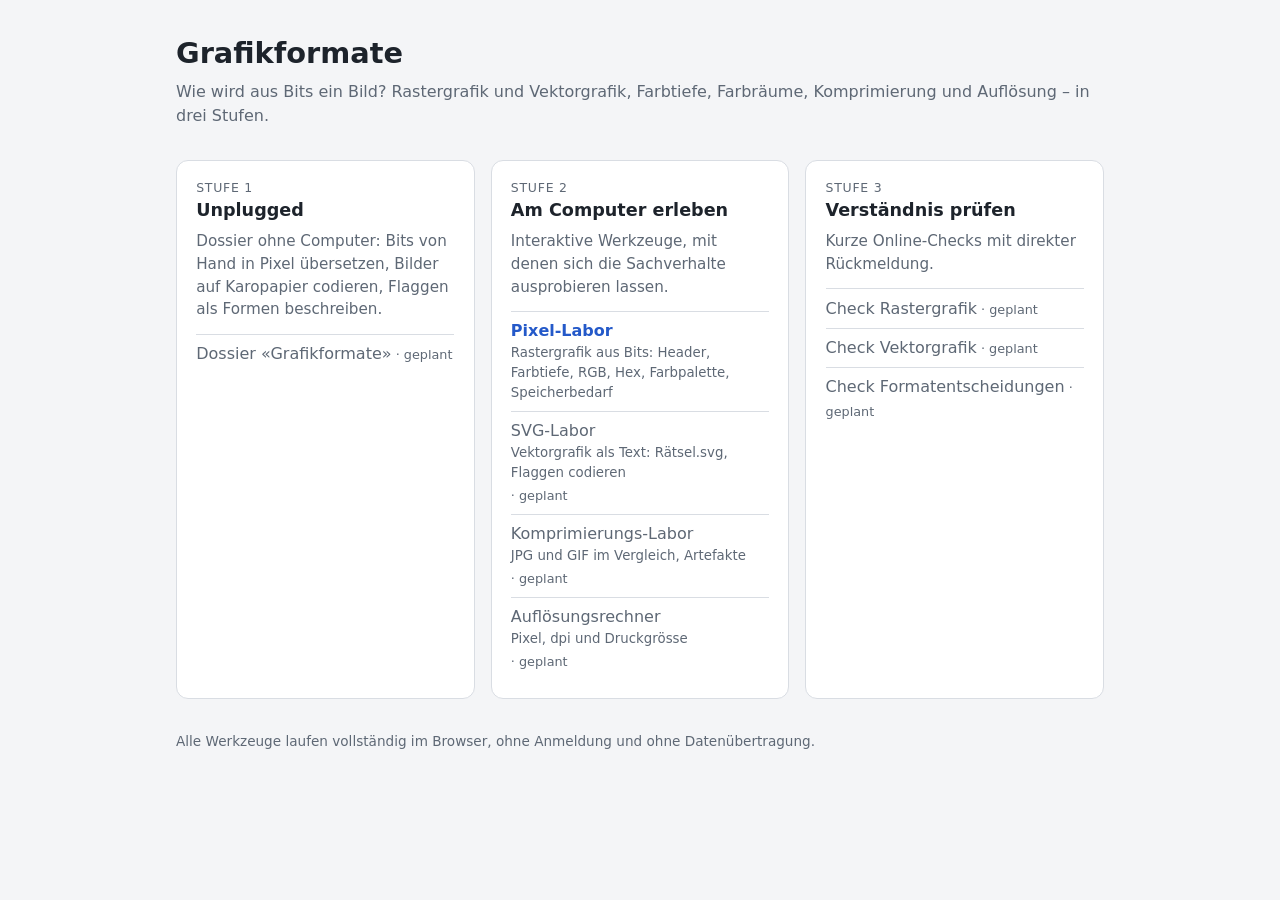
<file: index.html>
<!doctype html>
<html lang="de-CH">
<head>
<meta charset="utf-8">
<meta name="viewport" content="width=device-width, initial-scale=1">
<title>Grafikformate</title>
<meta name="description" content="Lernmaterial zu Raster- und Vektorgrafik: unplugged, interaktive Werkzeuge und Online-Checks.">
<style>
  :root { --bg:#f4f5f7; --card:#fff; --ink:#1d232b; --muted:#5e6875; --line:#d9dde3; --accent:#2459c9; color-scheme: light; }
  @media (prefers-color-scheme: dark) {
    :root { --bg:#14171c; --card:#1d2229; --ink:#e7eaee; --muted:#9aa4b1; --line:#333b45; --accent:#6c9cff; color-scheme: dark; }
  }
  * { box-sizing: border-box; }
  body { margin:0; background:var(--bg); color:var(--ink); font:16px/1.5 system-ui, -apple-system, "Segoe UI", Roboto, sans-serif; }
  main { max-width: 60rem; margin: 0 auto; padding: 2rem 1rem 3rem; }
  h1 { margin: 0 0 .3rem; font-size: 1.8rem; }
  .lead { color: var(--muted); margin: 0 0 2rem; }
  .stages { display: grid; grid-template-columns: repeat(auto-fit, minmax(16rem, 1fr)); gap: 1rem; }
  .stage { background: var(--card); border: 1px solid var(--line); border-radius: 12px; padding: 1.1rem 1.2rem; }
  .stage h2 { margin: 0 0 .2rem; font-size: 1.1rem; }
  .stage .kicker { font-size: .78rem; text-transform: uppercase; letter-spacing: .06em; color: var(--muted); }
  .stage p { margin: .4rem 0 .8rem; color: var(--muted); font-size: .95rem; }
  ul { list-style: none; padding: 0; margin: 0; }
  li { padding: .45rem 0; border-top: 1px solid var(--line); }
  a { color: var(--accent); font-weight: 600; text-decoration: none; }
  a:hover { text-decoration: underline; }
  .soon { color: var(--muted); }
  .soon::after { content: " · geplant"; font-size: .8rem; }
  small { display: block; color: var(--muted); font-weight: 400; }
  footer { color: var(--muted); font-size: .85rem; margin-top: 2rem; }
</style>
</head>
<body>
<main>
  <h1>Grafikformate</h1>
  <p class="lead">Wie wird aus Bits ein Bild? Rastergrafik und Vektorgrafik, Farbtiefe, Farbräume, Komprimierung und Auflösung – in drei Stufen.</p>

  <div class="stages">
    <section class="stage">
      <div class="kicker">Stufe 1</div>
      <h2>Unplugged</h2>
      <p>Dossier ohne Computer: Bits von Hand in Pixel übersetzen, Bilder auf Karopapier codieren, Flaggen als Formen beschreiben.</p>
      <ul>
        <li class="soon">Dossier «Grafikformate»</li>
      </ul>
    </section>

    <section class="stage">
      <div class="kicker">Stufe 2</div>
      <h2>Am Computer erleben</h2>
      <p>Interaktive Werkzeuge, mit denen sich die Sachverhalte ausprobieren lassen.</p>
      <ul>
        <li><a href="pixel/">Pixel-Labor</a><small>Rastergrafik aus Bits: Header, Farbtiefe, RGB, Hex, Farbpalette, Speicherbedarf</small></li>
        <li class="soon">SVG-Labor<small>Vektorgrafik als Text: Rätsel.svg, Flaggen codieren</small></li>
        <li class="soon">Komprimierungs-Labor<small>JPG und GIF im Vergleich, Artefakte</small></li>
        <li class="soon">Auflösungsrechner<small>Pixel, dpi und Druckgrösse</small></li>
      </ul>
    </section>

    <section class="stage">
      <div class="kicker">Stufe 3</div>
      <h2>Verständnis prüfen</h2>
      <p>Kurze Online-Checks mit direkter Rückmeldung.</p>
      <ul>
        <li class="soon">Check Rastergrafik</li>
        <li class="soon">Check Vektorgrafik</li>
        <li class="soon">Check Formatentscheidungen</li>
      </ul>
    </section>
  </div>

  <footer>Alle Werkzeuge laufen vollständig im Browser, ohne Anmeldung und ohne Datenübertragung.</footer>
</main>
</body>
</html>
</file>
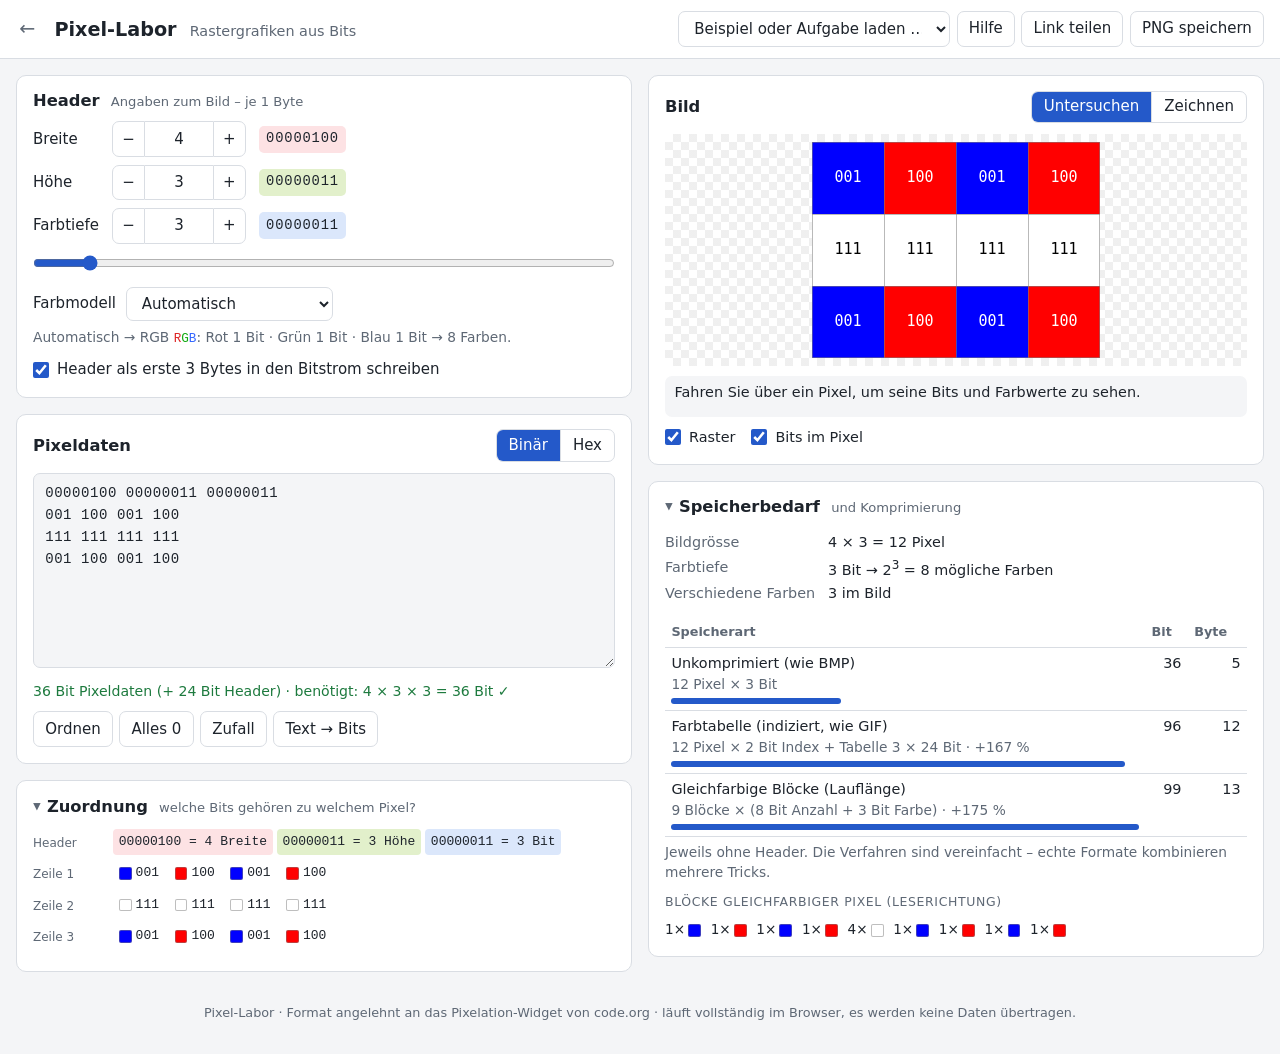
<file: pixel/index.html>
<!doctype html>
<html lang="de-CH">
<head>
<meta charset="utf-8">
<meta name="viewport" content="width=device-width, initial-scale=1">
<title>Pixel-Labor</title>
<meta name="description" content="Rastergrafiken aus Bits erzeugen und untersuchen: Breite, Höhe, Farbtiefe, RGB, Hexadezimal, Farbpalette und Speicherbedarf.">
<link rel="stylesheet" href="pixel.css">
</head>
<body>

<header class="topbar">
  <a class="home" href="../" title="Zur Übersicht">←</a>
  <h1>Pixel-Labor <span>Rastergrafiken aus Bits</span></h1>
  <div class="top-actions">
    <label class="visually-hidden" for="preset">Beispiel oder Aufgabe laden</label>
    <select id="preset"></select>
    <button id="btn-help" type="button">Hilfe</button>
    <button id="btn-share" type="button">Link teilen</button>
    <button id="btn-png" type="button">PNG speichern</button>
  </div>
</header>

<section id="task" class="task" hidden>
  <div class="task-text">
    <h2 id="task-title"></h2>
    <div id="task-body"></div>
  </div>
  <div class="task-target" id="task-target-wrap" hidden>
    <div class="mini-label">Zielbild</div>
    <canvas id="target-canvas"></canvas>
    <div id="task-check" class="check"></div>
  </div>
  <button class="icon-btn task-close" id="task-close" type="button" title="Aufgabe schliessen">×</button>
</section>

<main class="layout">
  <!-- linke Spalte: Datei-Inhalt -->
  <div class="col">
    <section class="card">
      <h2>Header <small>Angaben zum Bild – je 1 Byte</small></h2>
      <div class="hdr-grid">
        <label for="in-w">Breite</label>
        <div class="stepper" data-for="in-w">
          <button type="button" data-step="-1" aria-label="Breite verkleinern">−</button>
          <input id="in-w" type="number" min="1" max="255" inputmode="numeric">
          <button type="button" data-step="1" aria-label="Breite vergrössern">+</button>
        </div>
        <code class="byte" id="byte-w"></code>

        <label for="in-h">Höhe</label>
        <div class="stepper" data-for="in-h">
          <button type="button" data-step="-1" aria-label="Höhe verkleinern">−</button>
          <input id="in-h" type="number" min="1" max="255" inputmode="numeric">
          <button type="button" data-step="1" aria-label="Höhe vergrössern">+</button>
        </div>
        <code class="byte" id="byte-h"></code>

        <label for="in-b">Farbtiefe</label>
        <div class="stepper" data-for="in-b">
          <button type="button" data-step="-1" aria-label="Farbtiefe verkleinern">−</button>
          <input id="in-b" type="number" min="1" max="24" inputmode="numeric">
          <button type="button" data-step="1" aria-label="Farbtiefe vergrössern">+</button>
        </div>
        <code class="byte" id="byte-b"></code>
      </div>
      <input id="rng-b" class="bpp-range" type="range" min="1" max="24" aria-label="Farbtiefe (Bit pro Pixel)">
      <div class="row">
        <label for="sel-model">Farbmodell</label>
        <select id="sel-model">
          <option value="auto">Automatisch</option>
          <option value="gray">Graustufen</option>
          <option value="rgb">RGB</option>
          <option value="palette">Farbpalette (indiziert)</option>
        </select>
      </div>
      <p class="hint" id="model-info"></p>
      <label class="switch">
        <input type="checkbox" id="chk-header">
        <span>Header als erste 3 Bytes in den Bitstrom schreiben</span>
      </label>
    </section>

    <section class="card">
      <div class="card-head">
        <h2>Pixeldaten</h2>
        <div class="seg" role="radiogroup" aria-label="Darstellung" id="seg-view">
          <button type="button" role="radio" data-view="bin">Binär</button>
          <button type="button" role="radio" data-view="hex">Hex</button>
        </div>
      </div>
      <textarea id="bits" wrap="off" spellcheck="false" autocomplete="off" autocapitalize="off" rows="8" aria-label="Bitfolge"></textarea>
      <div class="status" id="bits-status"></div>
      <div class="btn-row">
        <button type="button" id="btn-format" title="Bits nach Pixeln und Zeilen gruppieren">Ordnen</button>
        <button type="button" id="btn-zero" title="Alle Pixel auf 0 setzen">Alles 0</button>
        <button type="button" id="btn-random" title="Zufällige Bits erzeugen">Zufall</button>
        <button type="button" id="btn-text" title="Text in ASCII-Bits umwandeln">Text → Bits</button>
      </div>
    </section>

    <details class="card" id="card-map" open>
      <summary><h2>Zuordnung <small>welche Bits gehören zu welchem Pixel?</small></h2></summary>
      <div id="bitmap" class="bitmap"></div>
    </details>
  </div>

  <!-- rechte Spalte: Bild -->
  <div class="col">
    <section class="card" id="card-image">
      <div class="card-head">
        <h2>Bild</h2>
        <div class="seg" role="radiogroup" aria-label="Werkzeug" id="seg-tool">
          <button type="button" role="radio" data-tool="inspect">Untersuchen</button>
          <button type="button" role="radio" data-tool="draw">Zeichnen</button>
        </div>
      </div>
      <div class="canvas-wrap" id="canvas-wrap">
        <canvas id="canvas"></canvas>
        <div class="cover" id="cover" hidden>
          <p><strong>Bild verdeckt.</strong><br>Entschlüsseln Sie die Bits zuerst von Hand.</p>
          <button type="button" id="btn-reveal" class="primary">Bild aufdecken</button>
        </div>
      </div>
      <div class="info" id="hover-info" aria-live="polite"></div>
      <div class="btn-row options">
        <label class="switch small"><input type="checkbox" id="chk-grid" checked><span>Raster</span></label>
        <label class="switch small"><input type="checkbox" id="chk-labels"><span>Bits im Pixel</span></label>
      </div>
      <div id="draw-panel" class="draw-panel" hidden>
        <div class="row">
          <label for="draw-color">Farbe</label>
          <input type="color" id="draw-color" value="#ff0000">
          <span class="swatch big" id="draw-quant"></span>
          <code id="draw-bits"></code>
        </div>
        <div class="swatches" id="swatches"></div>
      </div>
    </section>

    <section class="card" id="card-palette" hidden>
      <h2>Farbtabelle <small>Index → Farbe</small></h2>
      <div class="palette" id="palette"></div>
      <div class="btn-row"><button type="button" id="btn-pal-reset">Standardfarben</button></div>
    </section>

    <details class="card" id="card-analysis" open>
      <summary><h2>Speicherbedarf <small>und Komprimierung</small></h2></summary>
      <div id="analysis"></div>
    </details>
  </div>
</main>

<footer class="foot">
  Pixel-Labor · Format angelehnt an das Pixelation-Widget von code.org · läuft vollständig im Browser, es werden keine Daten übertragen.
</footer>

<!-- Dialoge -->
<dialog id="dlg-help" class="dlg">
  <form method="dialog"><button class="icon-btn dlg-close" aria-label="Schliessen">×</button></form>
  <h2>So funktioniert das Pixel-Labor</h2>
  <div class="fmt">
    <div class="fmt-cell h">Breite<br><small>1 Byte</small></div>
    <div class="fmt-cell h">Höhe<br><small>1 Byte</small></div>
    <div class="fmt-cell h">Farbtiefe<br><small>1 Byte</small></div>
    <div class="fmt-cell d">Pixeldaten<br><small>Breite × Höhe × Farbtiefe Bits</small></div>
  </div>
  <p>Eine Rastergrafik ist nur eine lange Folge von Bits. Der kurze <b>Header</b> sagt, wie die Bits zu lesen sind: wie breit und hoch das Bild ist und wie viele Bits zu einem Pixel gehören (<b>Farbtiefe</b>). Danach folgen die Pixel – von links oben nach rechts unten, Zeile für Zeile, so wie man liest.</p>
  <h3>Farbmodelle</h3>
  <ul>
    <li><b>Graustufen:</b> Der Wert eines Pixels ist seine Helligkeit. Bei 1 Bit gilt 0 = schwarz, 1 = weiss.</li>
    <li><b>RGB:</b> Die Bits eines Pixels werden auf Rot, Grün und Blau verteilt (z.B. 3 Bit: <code>R G B</code>, 24 Bit: 8 Bit pro Kanal). Ist die Farbtiefe nicht durch 3 teilbar, erhält Grün (und dann Rot) ein Bit mehr.</li>
    <li><b>Automatisch:</b> 1–2 Bit Graustufen, ab 3 Bit RGB.</li>
    <li><b>Farbpalette:</b> Das Pixel speichert nur die Nummer (den Index) einer Farbe in einer Tabelle – so macht es das GIF-Format.</li>
  </ul>
  <h3>Bedienung</h3>
  <ul>
    <li>Bits können direkt eingetippt oder eingefügt werden. Leerzeichen und Zeilenumbrüche werden ignoriert.</li>
    <li>In der <b>Hex</b>-Ansicht steht jede Ziffer für 4 Bits (<code>F</code> = <code>1111</code>).</li>
    <li>Fahren Sie über ein Pixel, um seine Bits und Farbwerte zu sehen. Mit <b>Zeichnen</b> lassen sich Pixel einfärben – die Bits ändern sich mit.</li>
    <li>Schraffierte Pixel haben (noch) keine Daten: Es fehlen Bits.</li>
    <li><b>Link teilen</b> speichert das aktuelle Bild in einem Link. Lehrpersonen können daraus eine Aufgabe mit Zielbild machen.</li>
  </ul>
</dialog>

<dialog id="dlg-text" class="dlg">
  <form method="dialog"><button class="icon-btn dlg-close" aria-label="Schliessen">×</button></form>
  <h2>Text → Bits</h2>
  <p>Jedes Zeichen wird mit seinem ASCII-Code (8 Bit) gespeichert. Umlaute benötigen in UTF-8 zwei Bytes.</p>
  <input type="text" id="text-in" placeholder="z.B. Ihr Vorname" autocomplete="off">
  <div class="ascii" id="text-table"></div>
  <div class="btn-row">
    <button type="button" id="btn-text-replace" class="primary">Bits übernehmen</button>
    <button type="button" id="btn-text-append">Anhängen</button>
  </div>
</dialog>

<dialog id="dlg-share" class="dlg wide">
  <form method="dialog"><button class="icon-btn dlg-close" aria-label="Schliessen">×</button></form>
  <h2>Link teilen</h2>
  <p>Der Link enthält das ganze Bild. Wer ihn öffnet, sieht genau diesen Zustand.</p>
  <label class="switch"><input type="checkbox" id="sh-reveal"><span>Rätsel: Bild zuerst verdecken (nur die Bits sind sichtbar)</span></label>
  <details id="sh-task-box">
    <summary>Als Aufgabe einrichten (für Lehrpersonen)</summary>
    <div class="share-grid">
      <label for="sh-title">Titel</label>
      <input type="text" id="sh-title" placeholder="z.B. Flagge codieren">
      <label for="sh-text">Aufgabentext</label>
      <textarea id="sh-text" rows="4" placeholder="Zeilenumbrüche bleiben erhalten. **fett** ist möglich."></textarea>
    </div>
    <label class="switch"><input type="checkbox" id="sh-target"><span>Aktuelles Bild als <b>Zielbild</b> verwenden (Lösung wird automatisch geprüft)</span></label>
    <label class="switch"><input type="checkbox" id="sh-empty"><span>Ohne Pixeldaten starten (Lernende tragen die Bits selbst ein)</span></label>
    <fieldset>
      <legend>Für Lernende sperren</legend>
      <label class="switch small"><input type="checkbox" data-lock="size"><span>Breite/Höhe</span></label>
      <label class="switch small"><input type="checkbox" data-lock="bpp"><span>Farbtiefe</span></label>
      <label class="switch small"><input type="checkbox" data-lock="model"><span>Farbmodell</span></label>
      <label class="switch small"><input type="checkbox" data-lock="header"><span>Header-Option</span></label>
      <label class="switch small"><input type="checkbox" data-lock="view"><span>Binär/Hex-Umschaltung</span></label>
      <label class="switch small"><input type="checkbox" data-lock="draw"><span>Zeichnen</span></label>
      <label class="switch small"><input type="checkbox" data-lock="map"><span>Zuordnung</span></label>
      <label class="switch small"><input type="checkbox" data-lock="analysis"><span>Speicherbedarf</span></label>
    </fieldset>
  </details>
  <div class="link-row">
    <input type="text" id="sh-url" readonly aria-label="Link">
    <button type="button" id="sh-copy" class="primary">Kopieren</button>
    <a id="sh-open" href="#" target="_blank" rel="noopener">Öffnen</a>
  </div>
  <p class="hint" id="sh-note"></p>
</dialog>

<script src="presets.js"></script>
<script src="pixel.js"></script>
</body>
</html>
</file>
<file: pixel/pixel.css>
:root {
  --bg: #f4f5f7;
  --card: #ffffff;
  --ink: #1d232b;
  --muted: #5e6875;
  --line: #d9dde3;
  --accent: #2459c9;
  --accent-ink: #ffffff;
  --accent-soft: #e6edfb;
  --ok: #1d7a3e;
  --ok-soft: #e3f4e8;
  --warn: #9a5b00;
  --warn-soft: #fdf1dc;
  --bad: #b3261e;
  --hdr-w: #fde2e4;
  --hdr-h: #e2f0cb;
  --hdr-b: #dbe7fb;
  --mono: ui-monospace, "SF Mono", "Cascadia Mono", Consolas, "Liberation Mono", monospace;
  --radius: 10px;
  color-scheme: light;
}
@media (prefers-color-scheme: dark) {
  :root {
    --bg: #14171c;
    --card: #1d2229;
    --ink: #e7eaee;
    --muted: #9aa4b1;
    --line: #333b45;
    --accent: #6c9cff;
    --accent-ink: #0d1320;
    --accent-soft: #24324d;
    --ok: #6fd391;
    --ok-soft: #1c3426;
    --warn: #f0b860;
    --warn-soft: #3a2d17;
    --bad: #ff8a80;
    --hdr-w: #4a2a2e;
    --hdr-h: #34421f;
    --hdr-b: #263a5a;
    color-scheme: dark;
  }
}

* { box-sizing: border-box; }
html { -webkit-text-size-adjust: 100%; }
body {
  margin: 0;
  background: var(--bg);
  color: var(--ink);
  font: 15px/1.45 system-ui, -apple-system, "Segoe UI", Roboto, sans-serif;
}
button, input, select, textarea { font: inherit; color: inherit; }
code { font-family: var(--mono); font-size: .92em; }
h1, h2, h3 { margin: 0; line-height: 1.2; }
h2 { font-size: 1.02rem; }
h2 small { font-weight: 400; color: var(--muted); font-size: .82rem; margin-left: .35rem; }
.visually-hidden { position: absolute; width: 1px; height: 1px; overflow: hidden; clip: rect(0 0 0 0); white-space: nowrap; }
[hidden] { display: none !important; }

/* Kopfzeile */
.topbar {
  display: flex; flex-wrap: wrap; align-items: center; gap: .6rem 1rem;
  padding: .7rem 1rem; background: var(--card); border-bottom: 1px solid var(--line);
  position: sticky; top: 0; z-index: 10;
}
.topbar h1 { font-size: 1.2rem; flex: 1 1 auto; }
.topbar h1 span { font-weight: 400; color: var(--muted); font-size: .9rem; margin-left: .4rem; }
.home { text-decoration: none; color: var(--muted); font-size: 1.2rem; padding: 0 .2rem; }
.top-actions { display: flex; flex-wrap: wrap; gap: .4rem; }
.top-actions select { max-width: 17rem; }

button, select, input[type=text], input[type=number] {
  border: 1px solid var(--line); border-radius: 7px; background: var(--card);
  padding: .38rem .7rem; min-height: 2.1rem;
}
button { cursor: pointer; }
button:hover:not(:disabled) { border-color: var(--accent); }
button:disabled, select:disabled, input:disabled { opacity: .45; cursor: not-allowed; }
button.primary { background: var(--accent); color: var(--accent-ink); border-color: var(--accent); }
:focus-visible { outline: 2px solid var(--accent); outline-offset: 2px; }
.icon-btn { border: 0; background: transparent; font-size: 1.4rem; line-height: 1; padding: .2rem .5rem; color: var(--muted); }

/* Aufgabe */
.task {
  position: relative; display: flex; flex-wrap: wrap; gap: 1rem 1.5rem;
  margin: 1rem auto 0; max-width: 1280px; padding: 1rem 3rem 1rem 1.2rem;
  background: var(--accent-soft); border: 1px solid var(--accent); border-radius: var(--radius);
}
.task-text { flex: 1 1 22rem; }
.task-text h2 { font-size: 1.1rem; margin-bottom: .4rem; }
.task-text p { margin: .3rem 0; }
.task-target { flex: 0 0 auto; text-align: center; }
.task-target canvas { display: block; margin: .3rem auto; border: 1px solid var(--line); image-rendering: pixelated; }
.task-close { position: absolute; top: .4rem; right: .4rem; }
.mini-label { font-size: .78rem; color: var(--muted); text-transform: uppercase; letter-spacing: .05em; }
.check { font-weight: 600; font-size: .9rem; max-width: 16rem; }
.check.ok { color: var(--ok); }
.check.no { color: var(--muted); }

/* Layout */
.layout {
  display: grid; grid-template-columns: minmax(0, 1fr) minmax(0, 1fr); gap: 1rem;
  max-width: 1280px; margin: 1rem auto; padding: 0 1rem;
}
.col { display: flex; flex-direction: column; gap: 1rem; min-width: 0; }
@media (max-width: 860px) {
  .layout { grid-template-columns: minmax(0, 1fr); }
  .topbar h1 span { display: none; }
}
.card {
  background: var(--card); border: 1px solid var(--line); border-radius: var(--radius);
  padding: .9rem 1rem 1rem;
}
.card > h2, .card-head { margin-bottom: .7rem; }
.card-head { display: flex; align-items: center; justify-content: space-between; gap: .5rem; flex-wrap: wrap; }
details.card > summary { cursor: pointer; list-style: none; display: flex; align-items: center; gap: .4rem; }
details.card > summary::-webkit-details-marker { display: none; }
details.card > summary::before { content: "▸"; color: var(--muted); transition: transform .15s; }
details.card[open] > summary::before { transform: rotate(90deg); }
details.card[open] > summary { margin-bottom: .7rem; }
.row { display: flex; align-items: center; gap: .6rem; flex-wrap: wrap; margin-top: .6rem; }
.hint { color: var(--muted); font-size: .86rem; margin: .4rem 0 .2rem; }
.btn-row { display: flex; flex-wrap: wrap; gap: .4rem; margin-top: .6rem; }

/* Header-Felder */
.hdr-grid { display: grid; grid-template-columns: auto auto 1fr; gap: .45rem .8rem; align-items: center; }
.stepper { display: inline-flex; }
.stepper button { border-radius: 0; min-width: 2.1rem; padding: .3rem .5rem; }
.stepper button:first-child { border-radius: 7px 0 0 7px; }
.stepper button:last-child { border-radius: 0 7px 7px 0; }
.stepper input { width: 4.2rem; text-align: center; border-radius: 0; border-left: 0; border-right: 0; -moz-appearance: textfield; }
.stepper input::-webkit-outer-spin-button, .stepper input::-webkit-inner-spin-button { -webkit-appearance: none; margin: 0; }
.byte { padding: .2rem .45rem; border-radius: 5px; letter-spacing: .06em; justify-self: start; }
#byte-w { background: var(--hdr-w); }
#byte-h { background: var(--hdr-h); }
#byte-b { background: var(--hdr-b); }
.byte.bad { outline: 2px solid var(--bad); }
.bpp-range { width: 100%; margin: .7rem 0 0; accent-color: var(--accent); }

.switch { display: flex; align-items: flex-start; gap: .5rem; margin-top: .7rem; cursor: pointer; }
.switch input { margin: .2rem 0 0; accent-color: var(--accent); width: 1rem; height: 1rem; flex: none; }
.switch.small { margin-top: 0; font-size: .9rem; align-items: center; }
.switch.small input { margin: 0; }

/* Segment-Schalter */
.seg { display: inline-flex; border: 1px solid var(--line); border-radius: 7px; overflow: hidden; }
.seg button { border: 0; border-radius: 0; min-height: 1.9rem; padding: .25rem .75rem; background: transparent; }
.seg button + button { border-left: 1px solid var(--line); }
.seg button[aria-checked=true] { background: var(--accent); color: var(--accent-ink); }

/* Bits */
textarea#bits {
  width: 100%; resize: vertical; min-height: 9rem; max-height: 60vh;
  font-family: var(--mono); font-size: 14px; line-height: 1.55; letter-spacing: .04em;
  border: 1px solid var(--line); border-radius: 7px; padding: .6rem .7rem; background: var(--bg);
  white-space: pre; overflow-x: auto;
}
.status { font-size: .88rem; margin-top: .45rem; display: flex; flex-direction: column; gap: .2rem; }
.status .ok { color: var(--ok); }
.status .warn { color: var(--warn); }
.status .bad { color: var(--bad); }

/* Zuordnung */
.bitmap { font-family: var(--mono); font-size: 13px; line-height: 1.9; max-height: 22rem; overflow: auto; }
.bitmap .line { display: grid; grid-template-columns: 4.6rem minmax(0, 1fr); gap: .4rem; align-items: start; margin-bottom: .3rem; }
.bitmap .lbl { font-family: system-ui, sans-serif; font-size: .75rem; color: var(--muted); padding-top: .2rem; }
.bitmap .chips { display: flex; flex-wrap: wrap; gap: .1rem .25rem; }
.chip { display: inline-flex; align-items: center; gap: .25rem; padding: 0 .3rem; border-radius: 4px; border: 1px solid transparent; cursor: default; }
.chip i { width: .8rem; height: .8rem; border-radius: 2px; border: 1px solid rgba(127,127,127,.5); display: inline-block; flex: none; }
.chip.hl { border-color: var(--accent); background: var(--accent-soft); }
.chip.h-w { background: var(--hdr-w); }
.chip.h-h { background: var(--hdr-h); }
.chip.h-b { background: var(--hdr-b); }
.chip.extra { color: var(--muted); text-decoration: line-through; }
.bitmap .note { font-family: system-ui, sans-serif; color: var(--muted); font-size: .85rem; }

/* Bild */
.canvas-wrap {
  position: relative; display: flex; justify-content: center; align-items: center;
  min-height: 200px; padding: .5rem;
  background:
    conic-gradient(rgba(127,127,127,.12) 25%, transparent 0 50%, rgba(127,127,127,.12) 0 75%, transparent 0) 0 0 / 16px 16px;
  border-radius: 7px;
}
#canvas { display: block; touch-action: none; max-width: 100%; }
#canvas.draw { cursor: crosshair; }
.cover {
  position: absolute; inset: 0; display: flex; flex-direction: column; align-items: center; justify-content: center;
  gap: .8rem; text-align: center; padding: 1rem; background: var(--card); border-radius: 7px;
}
.info { min-height: 2.6rem; font-size: .9rem; margin-top: .6rem; padding: .4rem .6rem; background: var(--bg); border-radius: 7px; }
.info code { white-space: nowrap; }
.options { gap: 1rem; }
.draw-panel { border-top: 1px solid var(--line); margin-top: .8rem; padding-top: .2rem; }
.draw-panel input[type=color] { width: 3rem; height: 2.1rem; padding: 0; border: 1px solid var(--line); border-radius: 7px; background: none; }
.swatch { display: inline-block; width: 1.4rem; height: 1.4rem; border-radius: 4px; border: 1px solid rgba(127,127,127,.6); vertical-align: middle; }
.swatch.big { width: 2.1rem; height: 2.1rem; }
.swatches { display: flex; flex-wrap: wrap; gap: 4px; margin-top: .6rem; }
.swatches button { width: 1.9rem; height: 1.9rem; min-height: 0; padding: 0; border-radius: 5px; border: 1px solid rgba(127,127,127,.6); }
.swatches button[aria-pressed=true] { outline: 3px solid var(--accent); outline-offset: 1px; }

/* Palette */
.palette { display: grid; grid-template-columns: repeat(auto-fill, minmax(5.6rem, 1fr)); gap: .35rem; max-height: 18rem; overflow: auto; }
.pal-entry { display: flex; align-items: center; gap: .3rem; font-family: var(--mono); font-size: 12px; }
.pal-entry input { width: 2rem; height: 1.7rem; padding: 0; border: 1px solid var(--line); border-radius: 5px; background: none; flex: none; }

/* Analyse */
.an-table { width: 100%; border-collapse: collapse; font-size: .9rem; }
.an-table th, .an-table td { text-align: left; padding: .35rem .4rem; border-bottom: 1px solid var(--line); vertical-align: top; }
.an-table td.num { text-align: right; font-variant-numeric: tabular-nums; white-space: nowrap; }
.an-table th { font-weight: 600; color: var(--muted); font-size: .8rem; }
.bar { height: 6px; background: var(--accent); border-radius: 3px; margin-top: 3px; min-width: 2px; }
.runs { display: flex; flex-wrap: wrap; gap: .2rem .6rem; font-size: .85rem; margin-top: .6rem; font-variant-numeric: tabular-nums; }
.runs span { display: inline-flex; align-items: center; gap: .2rem; }
.runs i { width: .8rem; height: .8rem; border-radius: 2px; border: 1px solid rgba(127,127,127,.5); display: inline-block; }
.facts { display: grid; grid-template-columns: auto 1fr; gap: .2rem .8rem; font-size: .9rem; margin-bottom: .8rem; }
.facts dt { color: var(--muted); }
.facts dd { margin: 0; }

.foot { text-align: center; color: var(--muted); font-size: .8rem; padding: 1rem 1rem 2rem; }

/* Dialoge */
.dlg {
  border: 1px solid var(--line); border-radius: 12px; padding: 1.2rem 1.4rem; max-width: min(40rem, calc(100vw - 2rem));
  background: var(--card); color: var(--ink); box-shadow: 0 20px 50px rgba(0,0,0,.25);
}
.dlg.wide { max-width: min(46rem, calc(100vw - 2rem)); width: 100%; }
.dlg::backdrop { background: rgba(10,15,25,.45); }
.dlg h2 { font-size: 1.2rem; margin-bottom: .6rem; padding-right: 2rem; }
.dlg h3 { font-size: 1rem; margin: 1rem 0 .3rem; }
.dlg ul { padding-left: 1.2rem; margin: .3rem 0; }
.dlg li { margin: .2rem 0; }
.dlg-close { position: absolute; top: .6rem; right: .6rem; }
.dlg form { margin: 0; }
.fmt { display: flex; font-size: .85rem; text-align: center; margin: .4rem 0 .8rem; }
.fmt-cell { padding: .45rem .3rem; border: 1px solid var(--line); }
.fmt-cell + .fmt-cell { border-left: 0; }
.fmt-cell.h { flex: 1; }
.fmt-cell.h:nth-child(1) { background: var(--hdr-w); }
.fmt-cell.h:nth-child(2) { background: var(--hdr-h); }
.fmt-cell.h:nth-child(3) { background: var(--hdr-b); }
.fmt-cell.d { flex: 3; background: var(--bg); }
.fmt-cell small { color: var(--muted); }
#text-in { width: 100%; }
.ascii { font-family: var(--mono); font-size: 13px; margin-top: .6rem; max-height: 14rem; overflow: auto; display: flex; flex-wrap: wrap; gap: .3rem; }
.ascii span { display: inline-flex; flex-direction: column; align-items: center; padding: .2rem .35rem; border: 1px solid var(--line); border-radius: 5px; }
.ascii b { font-family: system-ui, sans-serif; }
.ascii small { color: var(--muted); font-size: 11px; }
.share-grid { display: grid; grid-template-columns: auto 1fr; gap: .5rem .7rem; margin: .7rem 0 .2rem; align-items: start; }
.share-grid textarea { border: 1px solid var(--line); border-radius: 7px; padding: .4rem .6rem; background: var(--card); width: 100%; resize: vertical; }
#sh-task-box { margin-top: .8rem; border: 1px solid var(--line); border-radius: 8px; padding: .6rem .8rem; }
#sh-task-box summary { cursor: pointer; font-weight: 600; }
fieldset { border: 1px solid var(--line); border-radius: 8px; margin: .8rem 0 0; padding: .5rem .8rem .7rem; display: flex; flex-wrap: wrap; gap: .4rem 1.1rem; }
legend { font-size: .85rem; color: var(--muted); padding: 0 .3rem; }
.link-row { display: flex; gap: .4rem; margin-top: 1rem; align-items: center; }
.link-row input { flex: 1; min-width: 0; font-family: var(--mono); font-size: 12px; }
.link-row a { color: var(--accent); }

@media print {
  .topbar, .foot, .btn-row, .seg, #draw-panel, .task-close { display: none !important; }
  body { background: #fff; }
}
.info .warn { color: var(--warn); }
</file>
